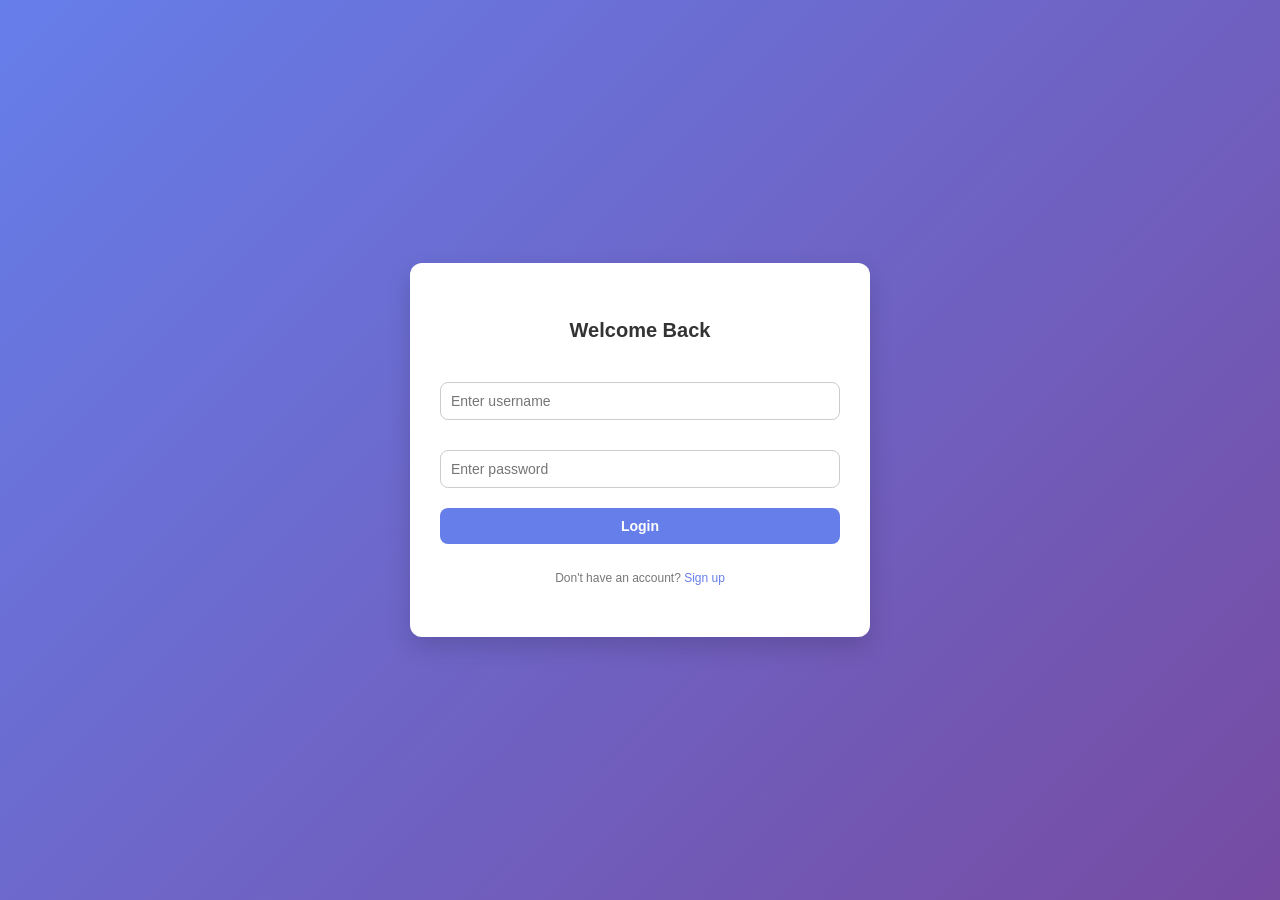
<file: templates/login.html>
<!DOCTYPE html>
<html lang="en">
<head>
  <meta charset="UTF-8">
  <meta name="viewport" content="width=device-width, initial-scale=1.0">
  <title>Beautiful Login Page</title>
  <style>
    body {
      margin: 0;
      padding: 0;
      font-family: 'Segoe UI', Tahoma, Geneva, Verdana, sans-serif;
      background: linear-gradient(135deg, #667eea, #764ba2);
      height: 100vh;
      display: flex;
      justify-content: center;
      align-items: center;
      color: #333;
    }

    .login-container {
      background: #fff;
      padding: 40px 30px;
      border-radius: 12px;
      box-shadow: 0 10px 25px rgba(0, 0, 0, 0.15);
      width: 100%;
      max-width: 400px;
      margin: 20px;
      animation: fadeIn 1s ease;
    }

    @keyframes fadeIn {
      from {
        opacity: 0;
        transform: translateY(-20px);
      }
      to {
        opacity: 1;
        transform: translateY(0);
      }
    }

    .login-container h2 {
      text-align: center;
      margin-bottom: 30px;
      color: #333;
    }

    .login-container input[type="text"],
    .login-container input[type="password"] {
      width: 100%;
      padding: 12px 15px;
      margin: 10px 0 20px 0;
      border: 1px solid #ccc;
      border-radius: 8px;
      box-sizing: border-box;
      transition: border-color 0.3s;
    }

    .login-container input[type="text"]:focus,
    .login-container input[type="password"]:focus {
      border-color: #667eea;
      outline: none;
    }

    .login-container input[type="submit"] {
      width: 100%;
      background: #667eea;
      color: white;
      padding: 12px;
      border: none;
      border-radius: 8px;
      font-weight: bold;
      cursor: pointer;
      transition: background 0.3s;
    }

    .login-container input[type="submit"]:hover {
      background: #5a67d8;
    }
    .login-container{
      display: flex;
      flex-direction: column;
      align-items:center;
      justify-content:center;
      text-align:center;
    }

    .footer {
      text-align: center;
      margin-top: 15px;
      font-size: 14px;
      color: #777;
    }
     
      .login-container h2 {
        font-size: 20px;
      }

      .login-container input[type="text"],
      .login-container input[type="password"],
      .login-container input[type="submit"] {
        padding: 10px;
        font-size: 14px;
      }

      .footer {
        font-size: 12px;
      }
    
  </style>
</head>
<body>

<div class="login-container">
  <h2>Welcome Back</h2>
  <form action="/login" method="post">
    <input type="text" name="username" placeholder="Enter username" required>
    <input type="password" name="password" placeholder="Enter password" required>
    <input type="submit" value="Login">
  </form>
  <div class="footer">
    <p>Don't have an account? <a href="/register" style="color:#667eea; text-decoration:none;">Sign up</a></p>
  </div>
</div>

</body>
</html>
</file>
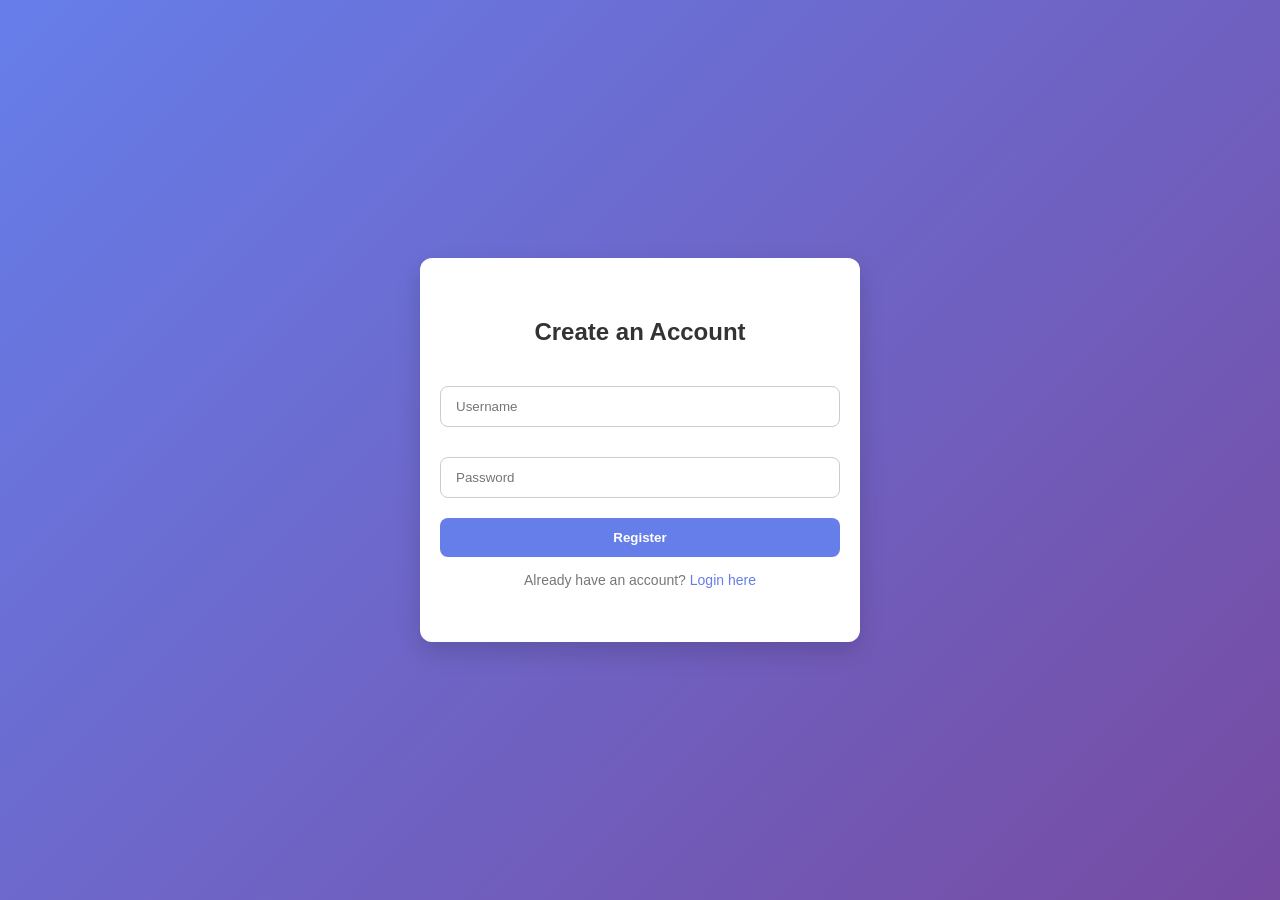
<file: templates/register.html>
<!DOCTYPE html>
<html lang="en">
<head>
  <meta charset="UTF-8">
  <meta name="viewport" content="width=device-width, initial-scale=1.0">
  <title>Register</title>
  <style>
    body {
      margin: 0;
      padding: 0;
      font-family: 'Segoe UI', Tahoma, Geneva, Verdana, sans-serif;
      background: linear-gradient(135deg, #667eea, #764ba2);
      height: 100vh;
      display: flex;
      justify-content: center;
      align-items: center;
      color: #333;
    }

    .register-container {
      background: #fff;
      padding: 40px 20px;
      border-radius: 12px;
      box-shadow: 0 10px 25px rgba(0, 0, 0, 0.15);
      width: 100%;
      max-width: 400px;
      margin: 20px;
      animation: slideIn 1s ease;
    }

    @keyframes slideIn {
      from { opacity: 0; transform: translateY(-30px); }
      to { opacity: 1; transform: translateY(0); }
    }

    .register-container h2 {
      text-align: center;
      margin-bottom: 30px;
      color: #333;
    }

    .register-container input[type="text"],
    .register-container input[type="email"],
    .register-container input[type="password"] {
      width: 100%;
      padding: 12px 15px;
      margin: 10px 0 20px 0;
      border: 1px solid #ccc;
      border-radius: 8px;
      box-sizing: border-box;
      transition: border-color 0.3s;
    }

    .register-container input:focus {
      border-color: #667eea;
      outline: none;
    }

    .register-container input[type="submit"] {
      width: 100%;
      background: #667eea;
      color: white;
      padding: 12px;
      border: none;
      border-radius: 8px;
      font-weight: bold;
      cursor: pointer;
      transition: background 0.3s;
    }

    .register-container input[type="submit"]:hover {
      background: #5a67d8;
    }

    .footer {
      text-align: center;
      margin-top: 15px;
      font-size: 14px;
      color: #777;
    }

    /* 📱 Responsive adjustments */
    @media (max-width: 480px) {
      .register-container {
        padding: 30px 15px;
        max-width: 90%;
      }

      .register-container h2 {
        font-size: 20px;
      }

      .register-container input[type="text"],
      .register-container input[type="email"],
      .register-container input[type="password"],
      .register-container input[type="submit"] {
        padding: 10px;
        font-size: 14px;
      }

      .footer {
        font-size: 12px;
      }
    }
  </style>
</head>
<body>

<div class="register-container">
  <h2>Create an Account</h2>
  <form action="/register" method="post">
    <input type="text" name="username" placeholder="Username" required>
    <input type="password" name="password" placeholder="Password" required>
    <input type="submit" value="Register">
  </form>
  <div class="footer">
    <p>Already have an account? <a href="/login" style="color:#667eea; text-decoration:none;">Login here</a></p>
  </div>
</div>

</body>
</html>
</file>
